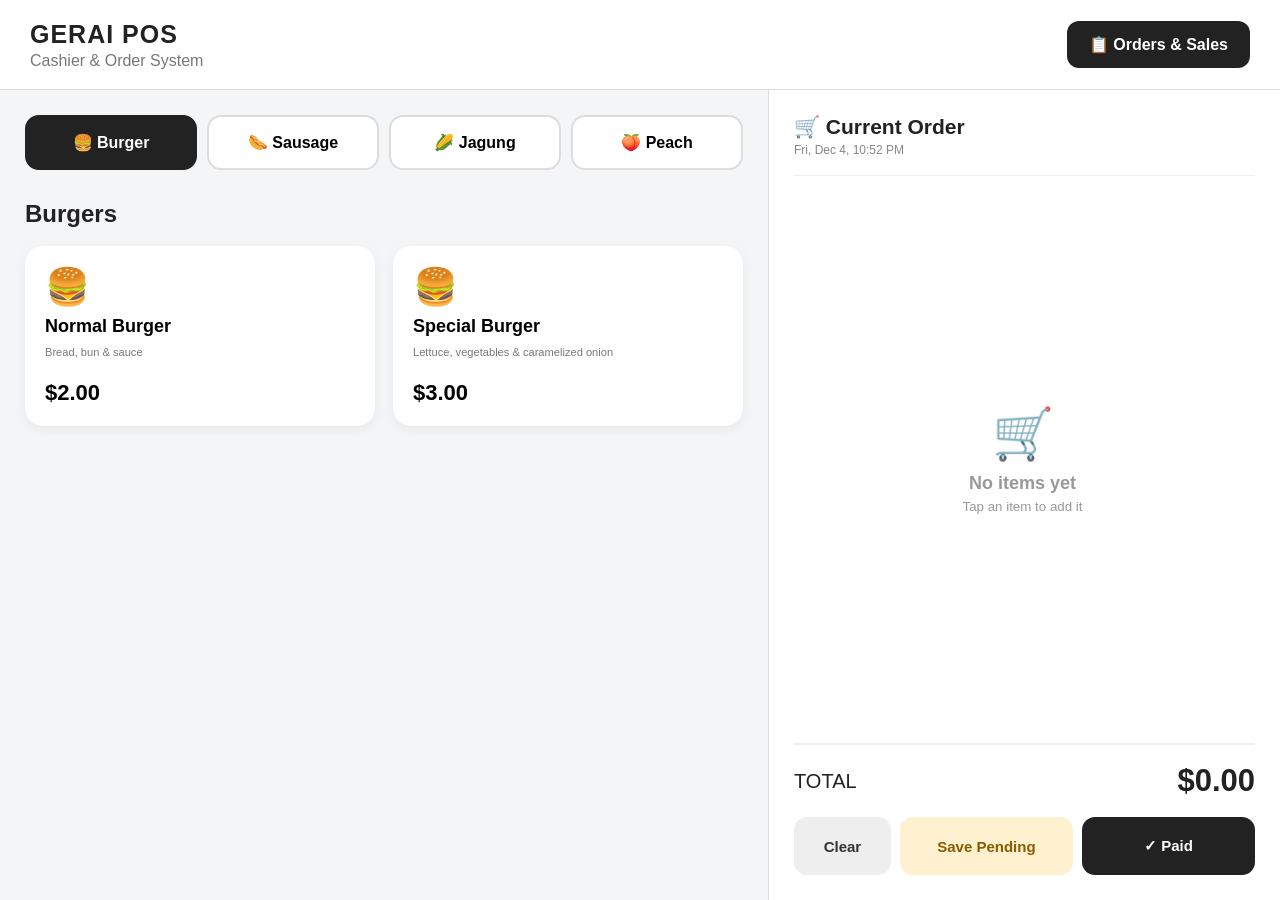
<file: index.html>
<!DOCTYPE html>
<html lang="en">
<head>
    <meta charset="UTF-8">
    <meta name="viewport" content="width=device-width, initial-scale=1.0">
    <meta name="apple-mobile-web-app-capable" content="yes">

    <title>Gerai POS</title>

    <link rel="stylesheet" href="style.css">
</head>

<body>

<header>
    <div>
        <h1>GERAI POS</h1>
        <p>Cashier & Order System</p>
    </div>

    <button class="sales-button" onclick="showSales()">
        📋 Orders & Sales
    </button>
</header>


<main>

    <!-- MENU -->
    <section class="menu-section">

        <div class="category-tabs">

            <button class="category active"
                onclick="showCategory('burger', this)">
                🍔 Burger
            </button>

            <button class="category"
                onclick="showCategory('sausage', this)">
                🌭 Sausage
            </button>

            <button class="category"
                onclick="showCategory('jagung', this)">
                🌽 Jagung
            </button>

            <button class="category"
                onclick="showCategory('peach', this)">
                🍑 Peach
            </button>

        </div>


        <!-- BURGER -->

        <div id="burger" class="product-category">

            <h2>Burgers</h2>

            <div class="products">

                <button class="product"
                    onclick="addBurger('Normal Burger', 2)">

                    <span>🍔</span>

                    <strong>Normal Burger</strong>

                    <small>
                        Bread, bun & sauce
                    </small>

                    <b>$2.00</b>

                </button>


                <button class="product"
                    onclick="addBurger('Special Burger', 3)">

                    <span>🍔</span>

                    <strong>Special Burger</strong>

                    <small>
                        Lettuce, vegetables &
                        caramelized onion
                    </small>

                    <b>$3.00</b>

                </button>

            </div>

        </div>


        <!-- SAUSAGE -->

        <div id="sausage"
             class="product-category hidden">

            <h2>Sausage</h2>

            <div class="products">

                <button class="product"
                    onclick="addItem('BBQ Sausage', 0.50)">

                    <span>🌭</span>

                    <strong>BBQ Sausage</strong>

                    <small>1 piece</small>

                    <b>$0.50</b>

                </button>

            </div>

        </div>


        <!-- JAGUNG -->

        <div id="jagung"
             class="product-category hidden">

            <h2>Jagung</h2>

            <div class="products">

                <button class="product"
                    onclick="addItem('Butter Jagung', 2)">

                    <span>🌽</span>

                    <strong>Butter Jagung</strong>

                    <b>$2.00</b>

                </button>


                <button class="product"
                    onclick="addItem('Cheese Jagung', 3)">

                    <span>🧀</span>

                    <strong>Cheese Jagung</strong>

                    <b>$3.00</b>

                </button>

            </div>

        </div>


        <!-- PEACH -->

        <div id="peach"
             class="product-category hidden">

            <h2>Drinks</h2>

            <div class="products">

                <button class="product"
                    onclick="addItem('Peach Tea', 2)">

                    <span>🍑</span>

                    <strong>Peach Tea</strong>

                    <b>$2.00</b>

                </button>

            </div>

        </div>

    </section>


    <!-- CURRENT ORDER -->

    <section class="order-section">

        <div class="order-heading">

            <div>
                <h2>🛒 Current Order</h2>
                <p id="currentOrderTime"></p>
            </div>

        </div>


        <div id="cart"></div>


        <div class="order-bottom">

            <div class="total-row">

                <span>TOTAL</span>

                <strong id="total">
                    $0.00
                </strong>

            </div>


            <div class="order-actions">

                <button class="clear-button"
                    onclick="clearCart()">
                    Clear
                </button>


                <button class="pending-button"
                    onclick="completeOrder('Pending')">
                    Save Pending
                </button>


                <button class="paid-button"
                    onclick="completeOrder('Paid')">
                    ✓ Paid
                </button>

            </div>

        </div>

    </section>

</main>


<!-- BURGER ADD-ON MODAL -->

<div id="burgerModal"
     class="modal hidden">

    <div class="modal-content">

        <h2 id="burgerName">
            Burger
        </h2>

        <p>Add extras?</p>


        <label class="addon">

            <input type="checkbox"
                   id="eggAddon">

            <span>🥚 Add Egg</span>

            <strong>+$1.00</strong>

        </label>


        <label class="addon">

            <input type="checkbox"
                   id="pattyAddon">

            <span>🍔 Double Patty</span>

            <strong>+$1.00</strong>

        </label>


        <div class="modal-buttons">

            <button onclick="closeBurgerModal()">
                Cancel
            </button>

            <button class="add-button"
                    onclick="confirmBurger()">
                Add to Order
            </button>

        </div>

    </div>

</div>


<!-- ORDER SAVED MESSAGE -->

<div id="successMessage"
     class="success-message hidden">

    <div class="success-box">

        <div id="successIcon"
             class="success-icon">
            ✓
        </div>

        <h2 id="successTitle">
            Order Saved
        </h2>

        <p id="successDetails"></p>

    </div>

</div>


<script src="script.js"></script>

</body>
</html>


<script src="script.js"></script>

</body>
</html>
</file>
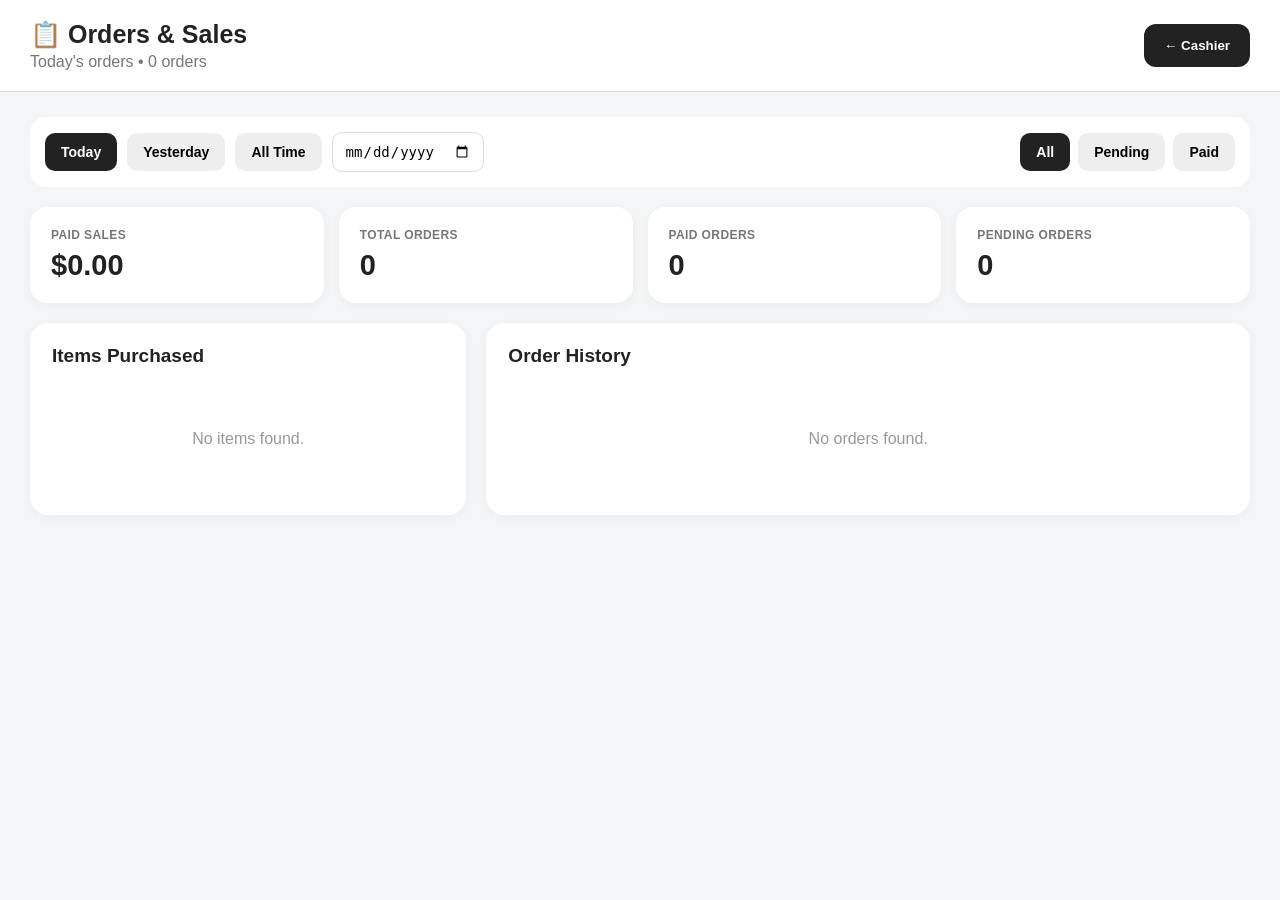
<file: sales.html>
<!DOCTYPE html>
<html lang="en">

<head>
<meta charset="UTF-8">

<meta name="viewport"
      content="width=device-width, initial-scale=1.0">

<title>Gerai POS - Orders & Sales</title>

<style>

* {
    box-sizing: border-box;
    margin: 0;
    padding: 0;
}

body {
    font-family: -apple-system, BlinkMacSystemFont, "Segoe UI", sans-serif;
    background: #f4f5f7;
    color: #222;
}

/* HEADER */

header {
    background: white;
    padding: 20px 30px;

    display: flex;
    justify-content: space-between;
    align-items: center;

    border-bottom: 1px solid #ddd;
}

header h1 {
    font-size: 25px;
}

header p {
    color: #777;
    margin-top: 4px;
}

.back-button {
    border: none;
    background: #222;
    color: white;

    padding: 14px 20px;
    border-radius: 12px;

    font-weight: 650;
    cursor: pointer;
}

/* MAIN */

main {
    max-width: 1300px;
    margin: auto;
    padding: 25px 30px;
}

/* FILTERS */

.filters {
    background: white;
    padding: 15px;
    border-radius: 16px;
    margin-bottom: 20px;

    display: flex;
    gap: 10px;
    flex-wrap: wrap;
    align-items: center;
}

.filter-button {
    border: none;
    background: #eee;

    padding: 11px 16px;
    border-radius: 10px;

    font-size: 14px;
    font-weight: 600;

    cursor: pointer;
}

.filter-button.active {
    background: #222;
    color: white;
}

.date-input {
    border: 1px solid #ddd;
    padding: 10px 12px;
    border-radius: 10px;
    font-size: 14px;
}

.status-filters {
    display: flex;
    gap: 8px;
    margin-left: auto;
}

/* SUMMARY */

.summary {
    display: grid;
    grid-template-columns: repeat(4, 1fr);

    gap: 15px;
    margin-bottom: 20px;
}

.card {
    background: white;
    padding: 21px;
    border-radius: 17px;

    box-shadow: 0 3px 12px rgba(0,0,0,.04);
}

.card p {
    color: #777;
    font-size: 12px;
    font-weight: 700;
    letter-spacing: .4px;
}

.card h2 {
    font-size: 29px;
    margin-top: 7px;
}

/* DASHBOARD */

.dashboard-grid {
    display: grid;
    grid-template-columns: .8fr 1.4fr;
    gap: 20px;
}

.panel {
    background: white;
    padding: 22px;
    border-radius: 18px;

    box-shadow: 0 3px 12px rgba(0,0,0,.04);
}

.panel h2 {
    margin-bottom: 18px;
    font-size: 19px;
}

/* ITEMS */

.item-row {
    display: flex;
    justify-content: space-between;

    padding: 13px 0;
    border-bottom: 1px solid #eee;
}

.item-name {
    font-weight: 600;
}

.item-count {
    background: #eee;
    padding: 5px 11px;

    border-radius: 9px;
    font-weight: 700;
}

/* ORDERS */

.order {
    border: 1px solid #eee;
    border-radius: 14px;

    padding: 16px;
    margin-bottom: 12px;
}

.order-header {
    display: flex;
    justify-content: space-between;
    align-items: flex-start;

    gap: 10px;
}

.order-number {
    font-weight: 750;
    font-size: 16px;
}

.order-time {
    color: #888;
    font-size: 12px;
    margin-top: 4px;
}

.status {
    display: inline-block;

    padding: 6px 10px;
    border-radius: 20px;

    font-size: 12px;
    font-weight: 750;
}

.status-paid {
    background: #dcf7e5;
    color: #16743b;
}

.status-pending {
    background: #fff0cf;
    color: #8a5d00;
}

/* ORDER ITEMS */

.order-items {
    margin-top: 13px;
    padding-top: 12px;

    border-top: 1px solid #eee;
}

.order-item {
    display: flex;
    justify-content: space-between;

    gap: 15px;
    padding: 5px 0;

    font-size: 14px;
}

.order-addon {
    color: #777;
    font-size: 12px;

    margin: 2px 0 5px 15px;
}

/* ORDER FOOTER */

.order-footer {
    margin-top: 12px;
    padding-top: 12px;

    border-top: 1px solid #eee;

    display: flex;
    justify-content: space-between;
    align-items: center;

    gap: 10px;
}

.order-total {
    font-size: 19px;
    font-weight: 750;
}

.order-actions {
    display: flex;
    gap: 8px;
    flex-wrap: wrap;

    justify-content: flex-end;
}

/* MARK PAID */

.mark-paid {
    border: none;

    background: #222;
    color: white;

    padding: 10px 14px;
    border-radius: 10px;

    font-weight: 650;
    cursor: pointer;
}

/* DELETE */

.delete-order {
    border: none;

    background: #ffe8e8;
    color: #b42318;

    padding: 10px 14px;
    border-radius: 10px;

    font-weight: 650;
    cursor: pointer;
}

.delete-order:active,
.mark-paid:active {
    transform: scale(.97);
}

/* EMPTY */

.empty {
    color: #999;
    text-align: center;
    padding: 45px 10px;
}

/* IPAD */

@media (max-width: 950px) {

    .summary {
        grid-template-columns: repeat(2, 1fr);
    }

    .dashboard-grid {
        grid-template-columns: 1fr;
    }

    .status-filters {
        margin-left: 0;
        width: 100%;
    }
}

</style>
</head>


<body>

<header>

    <div>
        <h1>📋 Orders & Sales</h1>

        <p id="viewTitle">
            Today's orders
        </p>
    </div>

    <button
        class="back-button"
        onclick="window.location.href='index.html'">

        ← Cashier

    </button>

</header>


<main>

<!-- FILTERS -->

<div class="filters">

    <button
        class="filter-button active"
        onclick="setDateFilter('today', this)">
        Today
    </button>

    <button
        class="filter-button"
        onclick="setDateFilter('yesterday', this)">
        Yesterday
    </button>

    <button
        class="filter-button"
        onclick="setDateFilter('all', this)">
        All Time
    </button>

    <input
        id="datePicker"
        class="date-input"
        type="date"
        onchange="chooseDate()">

    <div class="status-filters">

        <button
            class="filter-button active"
            onclick="setStatusFilter('All', this)">
            All
        </button>

        <button
            class="filter-button"
            onclick="setStatusFilter('Pending', this)">
            Pending
        </button>

        <button
            class="filter-button"
            onclick="setStatusFilter('Paid', this)">
            Paid
        </button>

    </div>

</div>


<!-- SUMMARY -->

<section class="summary">

    <div class="card">
        <p>PAID SALES</p>
        <h2 id="paidSales">$0.00</h2>
    </div>

    <div class="card">
        <p>TOTAL ORDERS</p>
        <h2 id="totalOrders">0</h2>
    </div>

    <div class="card">
        <p>PAID ORDERS</p>
        <h2 id="paidOrders">0</h2>
    </div>

    <div class="card">
        <p>PENDING ORDERS</p>
        <h2 id="pendingOrders">0</h2>
    </div>

</section>


<section class="dashboard-grid">

    <div class="panel">

        <h2>Items Purchased</h2>

        <div id="itemBreakdown"></div>

    </div>


    <div class="panel">

        <h2>Order History</h2>

        <div id="orderHistory"></div>

    </div>

</section>

</main>


<script>

// ==========================================
// MIGRATE OLD SALES
// ==========================================

function migrateOldSales() {

    const alreadyMigrated =
        localStorage.getItem("geraiOldSalesMigrated");

    if (alreadyMigrated === "yes") {
        return;
    }

    const oldSales =
        JSON.parse(
            localStorage.getItem("geraiSales")
        ) || [];

    const orders =
        JSON.parse(
            localStorage.getItem("geraiOrders")
        ) || [];

    oldSales.forEach(oldSale => {

        const exists =
            orders.some(
                order => order.id === oldSale.id
            );

        if (!exists) {

            orders.push({

                id: oldSale.id,

                orderNumber: null,

                date:
                    oldSale.date ||
                    new Date(
                        oldSale.id
                    ).toLocaleString(),

                items:
                    oldSale.items || [],

                total:
                    Number(oldSale.total) || 0,

                status: "Paid",

                migrated: true

            });

        }

    });


    orders.sort(
        (a, b) => a.id - b.id
    );


    orders.forEach(
        (order, index) => {

            if (!order.orderNumber) {
                order.orderNumber =
                    index + 1;
            }

        }
    );


    localStorage.setItem(
        "geraiOrders",
        JSON.stringify(orders)
    );


    const oldCounter =
        parseInt(
            localStorage.getItem(
                "geraiOrderCounter"
            )
        ) || 0;


    if (orders.length > oldCounter) {

        localStorage.setItem(
            "geraiOrderCounter",
            orders.length
        );

    }


    localStorage.setItem(
        "geraiOldSalesMigrated",
        "yes"
    );
}


migrateOldSales();


// ==========================================
// STATE
// ==========================================

let dateFilter = "today";

let chosenDate = null;

let statusFilter = "All";


// ==========================================
// HELPERS
// ==========================================

function getOrders() {

    return JSON.parse(
        localStorage.getItem(
            "geraiOrders"
        )
    ) || [];

}


function getOrderDate(order) {

    return new Date(order.id);

}


function sameDay(date1, date2) {

    return (

        date1.getFullYear() ===
        date2.getFullYear()

        &&

        date1.getMonth() ===
        date2.getMonth()

        &&

        date1.getDate() ===
        date2.getDate()

    );

}


// ==========================================
// DATE FILTER
// ==========================================

function setDateFilter(
    filter,
    button
) {

    dateFilter = filter;

    chosenDate = null;


    document
        .getElementById(
            "datePicker"
        )
        .value = "";


    document
        .querySelectorAll(
            ".filters > .filter-button"
        )
        .forEach(btn => {

            btn.classList.remove(
                "active"
            );

        });


    button.classList.add(
        "active"
    );


    renderDashboard();

}


function chooseDate() {

    const value =
        document
            .getElementById(
                "datePicker"
            )
            .value;


    if (!value) {
        return;
    }


    const parts =
        value.split("-");


    chosenDate =
        new Date(
            Number(parts[0]),
            Number(parts[1]) - 1,
            Number(parts[2])
        );


    dateFilter = "chosen";


    document
        .querySelectorAll(
            ".filters > .filter-button"
        )
        .forEach(btn => {

            btn.classList.remove(
                "active"
            );

        });


    renderDashboard();

}


// ==========================================
// STATUS FILTER
// ==========================================

function setStatusFilter(
    status,
    button
) {

    statusFilter = status;


    document
        .querySelectorAll(
            ".status-filters .filter-button"
        )
        .forEach(btn => {

            btn.classList.remove(
                "active"
            );

        });


    button.classList.add(
        "active"
    );


    renderDashboard();

}


// ==========================================
// FILTER ORDERS
// ==========================================

function getDateFilteredOrders() {

    const orders = getOrders();

    const now = new Date();

    let targetDate =
        new Date(now);


    if (
        dateFilter ===
        "yesterday"
    ) {

        targetDate.setDate(
            targetDate.getDate() - 1
        );

    }


    return orders.filter(order => {

        const orderDate =
            getOrderDate(order);


        if (
            dateFilter === "all"
        ) {

            return true;

        }


        if (
            dateFilter === "chosen"
        ) {

            return sameDay(
                orderDate,
                chosenDate
            );

        }


        return sameDay(
            orderDate,
            targetDate
        );

    });

}


// ==========================================
// MARK AS PAID
// ==========================================

function markPaid(orderId) {

    const orders = getOrders();


    const order =
        orders.find(
            order =>
                order.id === orderId
        );


    if (!order) {
        return;
    }


    const confirmation =
        confirm(
            `Mark Order #${order.orderNumber} as paid?`
        );


    if (!confirmation) {
        return;
    }


    order.status = "Paid";

    order.paidAt = Date.now();


    localStorage.setItem(
        "geraiOrders",
        JSON.stringify(orders)
    );


    renderDashboard();

}


// ==========================================
// DELETE ORDER
// ==========================================

function deleteOrder(orderId) {

    const orders = getOrders();


    const order =
        orders.find(
            order =>
                order.id === orderId
        );


    if (!order) {
        return;
    }


    const confirmation =
        confirm(
            `Delete Order #${order.orderNumber}?\n\n` +
            `Total: $${Number(order.total).toFixed(2)}\n\n` +
            `This will permanently remove this order from your sales records.`
        );


    if (!confirmation) {
        return;
    }


    const updatedOrders =
        orders.filter(
            order =>
                order.id !== orderId
        );


    localStorage.setItem(
        "geraiOrders",
        JSON.stringify(updatedOrders)
    );


    /*
       IMPORTANT:
       We do NOT reduce geraiOrderCounter.

       Example:
       Delete Order #25
       Next order will still be #26,
       not #25 again.
    */


    renderDashboard();

}


// ==========================================
// RENDER DASHBOARD
// ==========================================

function renderDashboard() {

    const dateOrders =
        getDateFilteredOrders();


    const paidOrders =
        dateOrders.filter(
            order =>
                order.status === "Paid"
        );


    const pendingOrders =
        dateOrders.filter(
            order =>
                order.status === "Pending"
        );


    const paidSales =
        paidOrders.reduce(
            (total, order) =>
                total +
                Number(order.total),

            0
        );


    document
        .getElementById(
            "paidSales"
        )
        .textContent =
            "$" +
            paidSales.toFixed(2);


    document
        .getElementById(
            "totalOrders"
        )
        .textContent =
            dateOrders.length;


    document
        .getElementById(
            "paidOrders"
        )
        .textContent =
            paidOrders.length;


    document
        .getElementById(
            "pendingOrders"
        )
        .textContent =
            pendingOrders.length;


    const visibleOrders =

        statusFilter === "All"

            ? dateOrders

            : dateOrders.filter(
                order =>
                    order.status ===
                    statusFilter
            );


    renderItems(
        visibleOrders
    );


    renderOrders(
        visibleOrders
    );


    updateTitle(
        dateOrders.length
    );

}


// ==========================================
// ITEMS PURCHASED
// ==========================================

function renderItems(orders) {

    const container =
        document.getElementById(
            "itemBreakdown"
        );


    const counts = {};


    orders.forEach(order => {

        order.items.forEach(item => {

            const quantity =
                Number(
                    item.quantity
                ) || 0;


            if (!counts[item.name]) {

                counts[item.name] = 0;

            }


            counts[item.name] +=
                quantity;


            /*
               Also track add-ons.
            */

            if (
                item.addons &&
                item.addons.length
            ) {

                item.addons
                    .forEach(addon => {

                        const key =
                            "+ " +
                            addon.name;


                        if (!counts[key]) {

                            counts[key] = 0;

                        }


                        counts[key] +=
                            quantity;

                    });

            }

        });

    });


    const entries =
        Object.entries(counts)
            .sort(
                (a, b) =>
                    b[1] - a[1]
            );


    if (
        entries.length === 0
    ) {

        container.innerHTML = `

            <div class="empty">
                No items found.
            </div>

        `;

        return;
    }


    container.innerHTML = "";


    const icons = {

        "Normal Burger":
            "🍔",

        "Special Burger":
            "🍔",

        "BBQ Sausage":
            "🌭",

        "Butter Jagung":
            "🌽",

        "Cheese Jagung":
            "🌽",

        "Peach Tea":
            "🍑",

        "+ Egg":
            "🥚",

        "+ Double Patty":
            "🍔"

    };


    entries.forEach(
        ([name, count]) => {


            const row =
                document.createElement(
                    "div"
                );


            row.className =
                "item-row";


            row.innerHTML = `

                <div class="item-name">

                    ${icons[name] || "•"}
                    ${name}

                </div>


                <div class="item-count">

                    ${count}

                </div>

            `;


            container.appendChild(
                row
            );

        }
    );

}


// ==========================================
// ORDER HISTORY
// ==========================================

function renderOrders(orders) {

    const container =
        document.getElementById(
            "orderHistory"
        );


    if (
        orders.length === 0
    ) {

        container.innerHTML = `

            <div class="empty">
                No orders found.
            </div>

        `;

        return;
    }


    container.innerHTML = "";


    [...orders]
        .sort(
            (a, b) =>
                b.id - a.id
        )
        .forEach(order => {


            const box =
                document.createElement(
                    "div"
                );


            box.className = "order";


            const statusClass =

                order.status === "Paid"

                    ? "status-paid"

                    : "status-pending";


            const date =
                new Date(order.id);


            let itemsHTML = "";


            order.items.forEach(item => {


                const qty =
                    Number(
                        item.quantity
                    ) || 0;


                const itemPrice =
                    Number(
                        item.price
                    ) || 0;


                itemsHTML += `

                    <div class="order-item">

                        <span>

                            ${item.name}
                            × ${qty}

                        </span>


                        <strong>

                            $${(
                                itemPrice *
                                qty
                            ).toFixed(2)}

                        </strong>

                    </div>

                `;


                if (
                    item.addons &&
                    item.addons.length
                ) {

                    const addonText =
                        item.addons
                            .map(
                                addon =>
                                    `+ ${addon.name}`
                            )
                            .join(", ");


                    itemsHTML += `

                        <div class="order-addon">

                            ${addonText}

                        </div>

                    `;

                }

            });


            box.innerHTML = `

                <div class="order-header">

                    <div>

                        <div class="order-number">

                            Order #${order.orderNumber}

                        </div>


                        <div class="order-time">

                            ${
                                date.toLocaleString(
                                    undefined,
                                    {
                                        day:
                                            "numeric",

                                        month:
                                            "short",

                                        year:
                                            "numeric",

                                        hour:
                                            "2-digit",

                                        minute:
                                            "2-digit"
                                    }
                                )
                            }

                        </div>

                    </div>


                    <span
                        class="status ${statusClass}">

                        ${order.status}

                    </span>

                </div>


                <div class="order-items">

                    ${itemsHTML}

                </div>


                <div class="order-footer">

                    <div class="order-total">

                        $${Number(
                            order.total
                        ).toFixed(2)}

                    </div>


                    <div class="order-actions">


                        <button
                            class="delete-order"
                            onclick="deleteOrder(${order.id})">

                            🗑 Delete Order

                        </button>


                        ${
                            order.status ===
                            "Pending"

                                ?

                                `<button
                                    class="mark-paid"
                                    onclick="markPaid(${order.id})">

                                    ✓ Mark as Paid

                                </button>`

                                :

                                ""
                        }


                    </div>

                </div>

            `;


            container.appendChild(
                box
            );

        });

}


// ==========================================
// TITLE
// ==========================================

function updateTitle(count) {

    let text = "";


    if (
        dateFilter === "today"
    ) {

        text = "Today's orders";

    }


    else if (
        dateFilter === "yesterday"
    ) {

        text =
            "Yesterday's orders";

    }


    else if (
        dateFilter === "all"
    ) {

        text = "All orders";

    }


    else {

        text =
            chosenDate
                .toLocaleDateString(
                    undefined,
                    {
                        day:
                            "numeric",

                        month:
                            "long",

                        year:
                            "numeric"
                    }
                );

    }


    document
        .getElementById(
            "viewTitle"
        )
        .textContent =

        `${text} • ${count} order${count !== 1 ? "s" : ""}`;

}


// ==========================================
// START
// ==========================================

renderDashboard();

</script>

</body>
</html>
</file>
<file: style.css>
* {
    box-sizing: border-box;
    margin: 0;
    padding: 0;
}

body {
    font-family: -apple-system, BlinkMacSystemFont, "Segoe UI", sans-serif;
    background: #f4f5f7;
    color: #222;
    min-height: 100vh;
}


/* HEADER */

header {
    height: 90px;
    background: white;

    display: flex;
    align-items: center;
    justify-content: space-between;

    padding: 15px 30px;

    border-bottom: 1px solid #ddd;
}

header h1 {
    font-size: 25px;
    letter-spacing: 1px;
}

header p {
    color: #777;
    margin-top: 3px;
}

.sales-button {
    border: none;
    background: #222;
    color: white;

    padding: 14px 22px;

    border-radius: 12px;

    font-size: 16px;
    font-weight: 600;

    cursor: pointer;
}


/* MAIN */

main {
    display: grid;

    grid-template-columns:
        minmax(0, 60%)
        minmax(360px, 40%);

    height: calc(100vh - 90px);
}


/* MENU */

.menu-section {
    padding: 25px;
    overflow-y: auto;
}

.category-tabs {
    display: grid;

    grid-template-columns:
        repeat(4, 1fr);

    gap: 10px;

    margin-bottom: 30px;
}

.category {
    border: 2px solid #ddd;

    background: white;

    padding: 16px 8px;

    border-radius: 14px;

    font-size: 16px;
    font-weight: 600;

    cursor: pointer;
}

.category.active {
    background: #222;
    color: white;
    border-color: #222;
}

.category:active,
.product:active {
    transform: scale(0.97);
}

.product-category h2 {
    margin-bottom: 18px;
}

.products {
    display: grid;

    grid-template-columns:
        repeat(2, 1fr);

    gap: 18px;
}

.product {
    min-height: 180px;

    border: none;
    border-radius: 18px;

    background: white;

    padding: 20px;

    display: flex;
    flex-direction: column;
    align-items: flex-start;

    gap: 8px;

    box-shadow:
        0 3px 12px rgba(0,0,0,0.06);

    cursor: pointer;
    text-align: left;
}

.product span {
    font-size: 36px;
}

.product strong {
    font-size: 18px;
}

.product small {
    color: #777;
    line-height: 1.4;
}

.product b {
    font-size: 22px;
    margin-top: auto;
}


/* ORDER */

.order-section {
    background: white;

    border-left: 1px solid #ddd;

    display: flex;
    flex-direction: column;

    padding: 25px;
}

.order-heading {
    padding-bottom: 18px;

    border-bottom: 1px solid #eee;
}

.order-heading h2 {
    font-size: 21px;
}

.order-heading p {
    color: #888;
    font-size: 12px;

    margin-top: 4px;
}

#cart {
    flex: 1;

    overflow-y: auto;

    padding-right: 4px;
}


/* EMPTY CART */

.empty-cart {
    height: 100%;

    min-height: 250px;

    display: flex;
    flex-direction: column;

    align-items: center;
    justify-content: center;

    color: #999;
}

.empty-cart span {
    font-size: 50px;
    margin-bottom: 10px;
}

.empty-cart p {
    font-size: 18px;
    font-weight: 600;
}

.empty-cart small {
    margin-top: 5px;
}


/* CART ITEM */

.cart-item {
    padding: 16px 0;

    border-bottom: 1px solid #eee;
}

.cart-item-top {
    display: flex;

    justify-content: space-between;

    gap: 10px;
}

.cart-item-name {
    font-weight: 650;
}

.cart-item-price {
    font-weight: 700;
}

.cart-addons {
    font-size: 13px;

    color: #777;

    margin-top: 4px;

    line-height: 1.5;
}

.quantity-controls {
    margin-top: 11px;

    display: flex;
    align-items: center;

    gap: 12px;
}

.quantity-controls button {
    min-width: 38px;
    height: 38px;

    border: none;

    border-radius: 9px;

    font-size: 19px;

    cursor: pointer;
}

.quantity-controls span {
    min-width: 20px;

    text-align: center;

    font-weight: 700;
}

.remove-button {
    margin-left: auto;

    width: auto !important;

    padding: 0 12px;

    font-size: 13px !important;
}


/* TOTAL */

.order-bottom {
    border-top: 2px solid #eee;

    padding-top: 18px;
}

.total-row {
    display: flex;

    justify-content: space-between;
    align-items: center;

    margin-bottom: 18px;

    font-size: 20px;
}

#total {
    font-size: 31px;
}


/* ORDER BUTTONS */

.order-actions {
    display: grid;

    grid-template-columns:
        0.7fr 1.25fr 1.25fr;

    gap: 9px;
}

.order-actions button {
    min-height: 58px;

    border: none;

    border-radius: 13px;

    font-size: 15px;
    font-weight: 700;

    cursor: pointer;
}

.clear-button {
    background: #eee;
    color: #333;
}

.pending-button {
    background: #fff0cf;
    color: #875b00;
}

.paid-button {
    background: #222;
    color: white;
}

.order-actions button:active {
    transform: scale(0.98);
}


/* MODAL */

.modal {
    position: fixed;

    inset: 0;

    background:
        rgba(0,0,0,0.45);

    display: flex;

    align-items: center;
    justify-content: center;

    z-index: 100;
}

.modal-content {
    width: 420px;

    max-width: 90%;

    background: white;

    border-radius: 20px;

    padding: 25px;

    box-shadow:
        0 10px 40px rgba(0,0,0,0.2);
}

.modal-content h2 {
    margin-bottom: 5px;
}

.modal-content > p {
    color: #777;

    margin-bottom: 20px;
}

.addon {
    display: flex;

    align-items: center;

    gap: 12px;

    padding: 16px;

    border: 2px solid #eee;

    border-radius: 12px;

    margin-bottom: 10px;

    cursor: pointer;
}

.addon input {
    width: 22px;
    height: 22px;
}

.addon span {
    flex: 1;
}

.modal-buttons {
    display: grid;

    grid-template-columns:
        1fr 2fr;

    gap: 10px;

    margin-top: 20px;
}

.modal-buttons button {
    height: 52px;

    border: none;

    border-radius: 11px;

    font-size: 15px;
    font-weight: 700;

    cursor: pointer;
}

.add-button {
    background: #222;
    color: white;
}


/* SUCCESS */

.success-message {
    position: fixed;

    inset: 0;

    background:
        rgba(0,0,0,0.35);

    display: flex;

    align-items: center;
    justify-content: center;

    z-index: 200;
}

.success-box {
    background: white;

    padding: 35px;

    border-radius: 20px;

    min-width: 300px;

    text-align: center;

    box-shadow:
        0 10px 40px rgba(0,0,0,0.2);
}

.success-icon {
    width: 60px;
    height: 60px;

    margin: auto auto 15px;

    display: flex;

    align-items: center;
    justify-content: center;

    border-radius: 50%;

    background: #222;

    color: white;

    font-size: 30px;
}

.success-box p {
    margin-top: 8px;

    color: #777;
}


/* UTILITY */

.hidden {
    display: none !important;
}


/* IPAD */

@media (max-width: 900px) {

    main {
        grid-template-columns:
            55% 45%;
    }

    .menu-section,
    .order-section {
        padding: 18px;
    }

    .category-tabs {
        grid-template-columns:
            repeat(2, 1fr);
    }

    .products {
        grid-template-columns: 1fr;
    }

    header {
        padding: 15px 20px;
    }

    .order-actions {
        grid-template-columns: 1fr 1fr;
    }

    .clear-button {
        grid-column: 1 / -1;
        min-height: 44px !important;
    }
}
</file>
